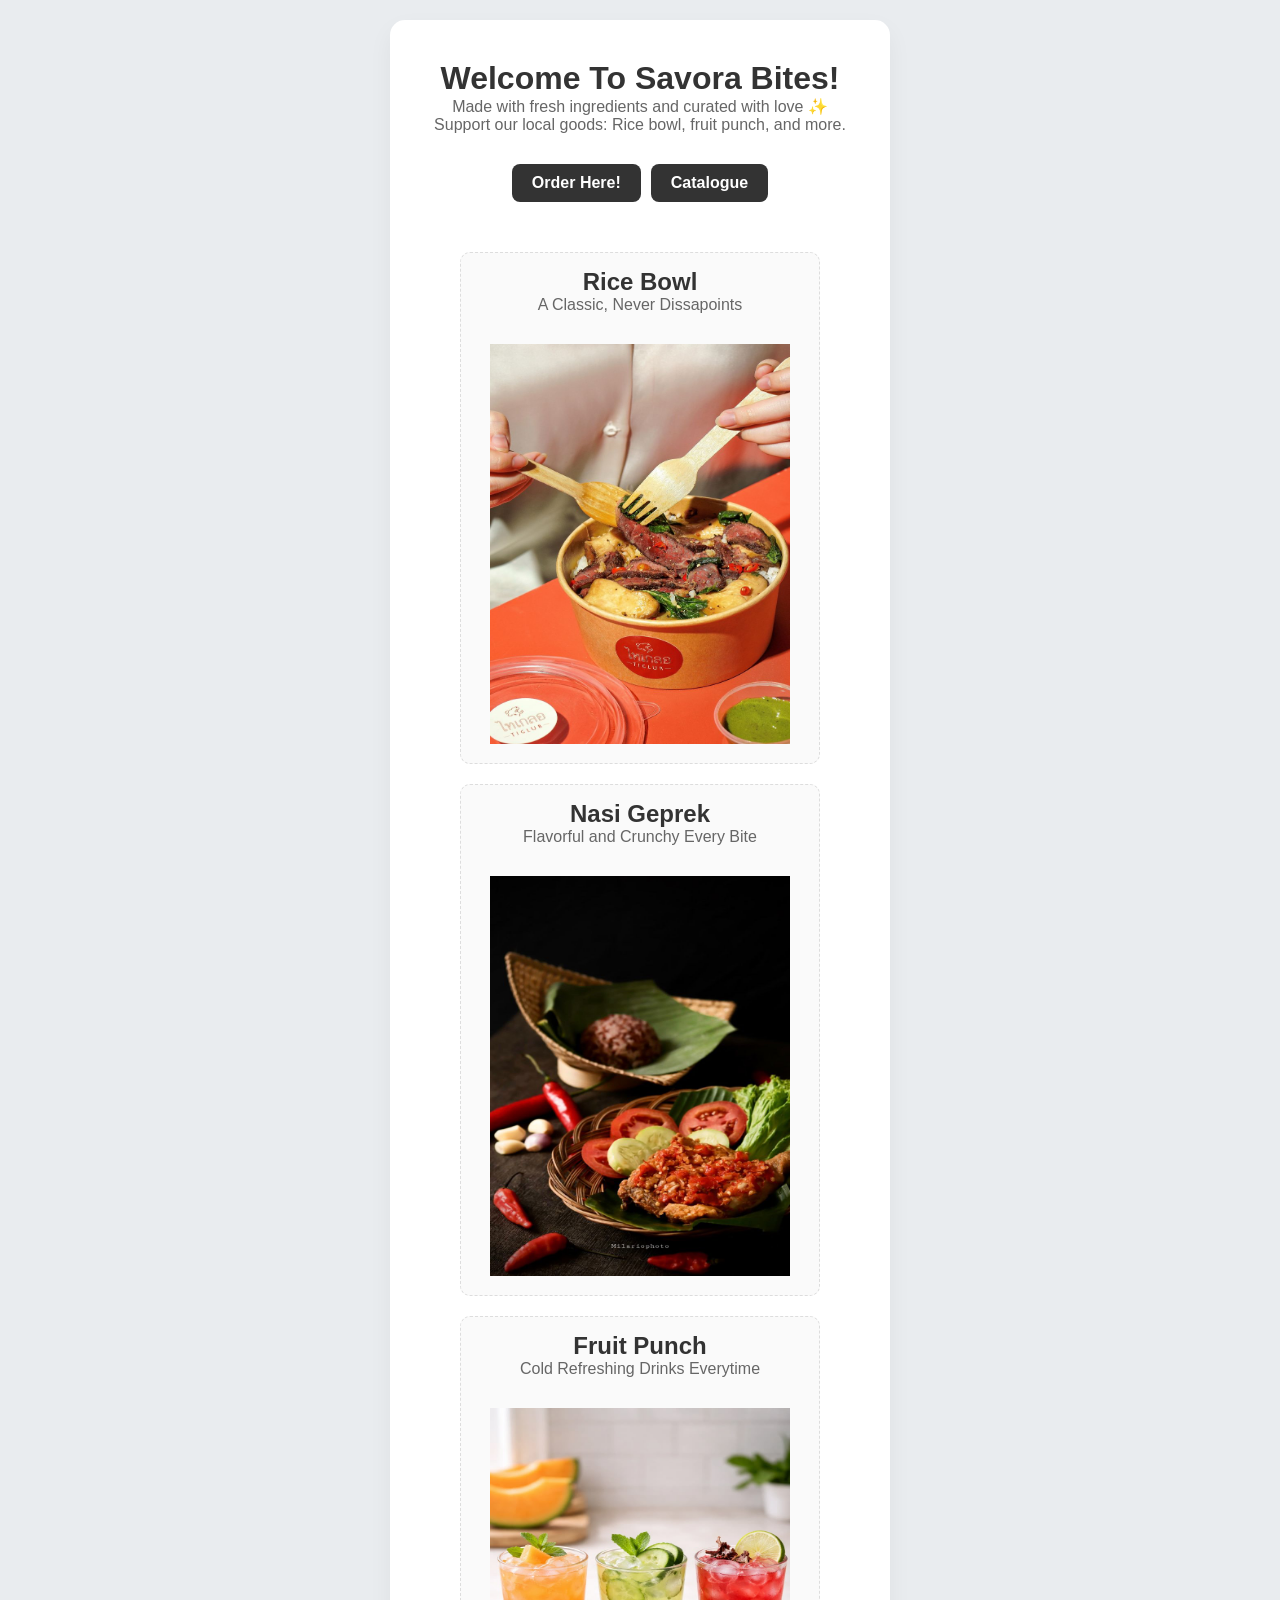
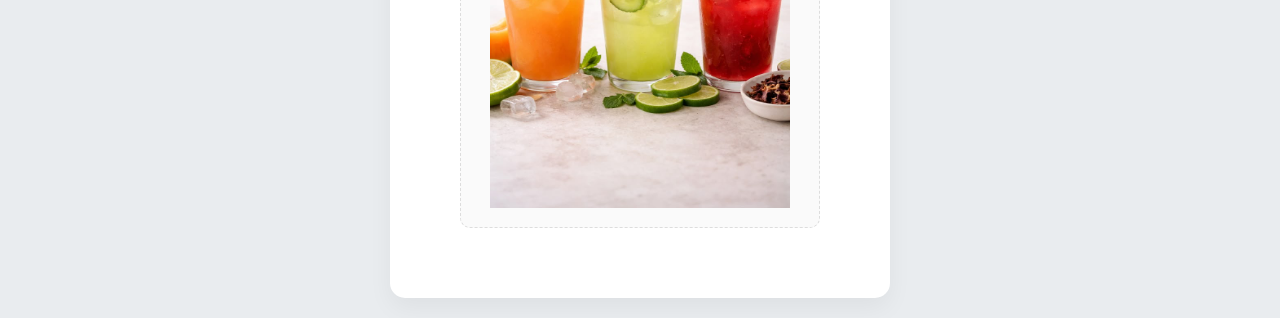
<file: index.html>
<!DOCTYPE html>
<html lang="en">
<head>
    <meta charset="UTF-8">
    <meta name="viewport" content="width=device-width, initial-scale=1.0">
    <title>Savora Bites</title>
    <link rel="stylesheet" href="style.css">
    <script src="script.js" defer></script>
</head>
<body>
<div id="home-section" class="section main-container">
    <div class="welcome-card">
        <h1>Welcome To Savora Bites!</h1>
        <p>Made with fresh ingredients and curated with love ✨<br> Support our local goods: Rice bowl, fruit punch, and more.</p>
        
        <div class="button-group">
            <a href="form/form.html" class="btn">Order Here!</a>
            <a href="about/gallery.html" class="btn">Catalogue</a>
        </div>

      <div class="content-box">
        
        <div class="media-wrapper">
        <h2>Rice Bowl</h2>
        <p>A Classic, Never Dissapoints</p>          
          <img
            height="400px" width="300px"
            src="asset/ricebowl.jpeg"
            alt="Rice Bowl"
            class="food1-img"
          >
        </div>

        <div class="media-wrapper">
        <h2>Nasi Geprek</h2>
        <p>Flavorful and Crunchy Every Bite</p>          
          <img
            height="400px" width="300px"
            src="asset/geprek.jpeg"
            alt="Ayam Geprek"
            class="food2-img"
          >
        </div>


        <div class="media-wrapper">
        <h2>Fruit Punch</h2>
        <p>Cold Refreshing Drinks Everytime</p>

          <img
            height="400px" width="300px"
            src="asset/drinks.jpeg"
            alt="Refreshing Drinks"
            class="drinks-img"
          >
        </div>
      </div>
    </div>
</div>
</body>
</html>
</file>
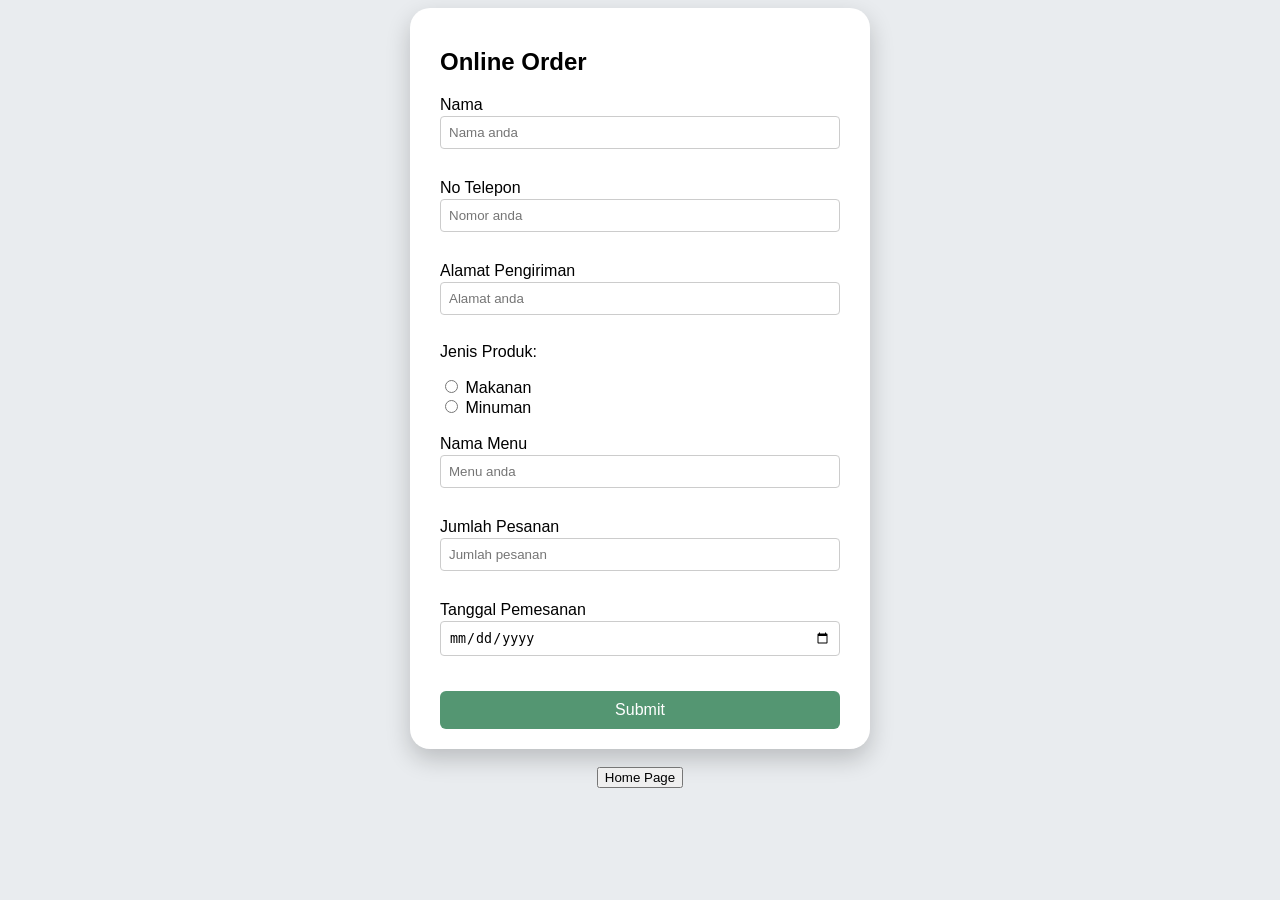
<file: form/form.html>
<!doctype html>
<html lang="en">
  <head>
    <meta charset="UTF-8" />
    <meta name="viewport" content="width=device-width, initial-scale=1.0" />
    <title>Pendaftaran Pemintan - JS DOM</title>
    <link rel="stylesheet" href="form.css">
  </head>
  <body>
    <center>
      <div class="container">
        <div class="header">
          <h2><b>Online Order</b></h2>
        </div>

        <form action="">

          <label for="namaOrg">Nama</label><br />
          <input
            type="text"
            placeholder="Nama anda"
            id="namaOrg"
          /><br /><br />

          <label for="noOrg">No Telepon</label><br />
          <input
            type="text"
            placeholder="Nomor anda"
            id="noOrg"
          /><br /><br />

          <label for="alamat">Alamat Pengiriman</label><br />
          <input
            type="text"
            placeholder="Alamat anda"
            id="alamat"
          >

          <p>Jenis Produk:</p>
          <input type="radio" name="jenisProduk" id="makanan" value="Makanan" />
          <label for="makanan">Makanan</label> <br />

          <input type="radio" name="jenisProduk" id="minuman" value="Minuman" />
          <label for="minuman">Minuman</label>
          <br /><br />

          <label for="menu">Nama Menu</label><br />
          <input
            type="text"
            placeholder="Menu anda"
            id="menu"

          ><br /><br />

          <label for="pesanan">Jumlah Pesanan</label><br />
          <input
            type="text"
            placeholder="Jumlah pesanan"
            id="pesanan"
          /><br /><br />

          <!-- input tanggal -->
          <label for="tglPesan">Tanggal Pemesanan</label><br />
          <input type="date" id="tglPesan" /><br /><br />

          <button type="submit" onclick="kirimData()">Submit</button>
        
        </form>
      </div>
    </center>
    <br>
    <center>
        <input type="button" value="Home Page" onclick="history.back()">
    </center>
        </div>

    <script src="form.js"></script>
  </body>
</html>
</file>
<file: style.css>
* {
    margin: 0;
    padding: 0;
    box-sizing: border-box;
}

body {
    font-family: 'Segoe UI', Arial, sans-serif;
    background-color: #e9ecef;
    color: #333;
    display: flex;
    justify-content: center;
    align-items: center;
    min-height: 100vh;
}

.section {
    display: block;
    width: 100%;
    padding: 20px;
}

.welcome-card {
    background-color: white;
    padding: 40px;
    border-radius: 15px;
    box-shadow: 0 10px 25px rgba(0,0,0,0.05);
    text-align: center;
    max-width: 500px;
    margin: 0 auto;
}


.welcome-card p {
    color: #666;
    margin-bottom: 30px;
}

.button-group {
    display: flex;
    justify-content: center;
    gap: 10px;
}

.btn {
    background-color: #333;
    color: white;
    padding: 10px 20px;
    border: none;
    border-radius: 8px;
    cursor: pointer;
    font-weight: bold;
    transition: 0.3s;
    text-decoration: none;
    display: inline-block;
}

.btn:hover {
    background-color: #555;
}

.content-box {
    background-color: white;
    padding: 30px;
    border-radius: 10px;
    max-width: 600px;
    margin: 0 auto;
    text-align: center;
}


.media-wrapper {
    margin-top: 20px;
    background: #fafafa;
    padding: 15px;
    border-radius: 10px;
    border: 1px dashed #ddd;
}
</file>
<file: form/form.css>
.container {
    font-family: 'Segoe UI', Arial, sans-serif;    
    width: 90%;
    max-width: 400px; 
    background-color: #fafafa;
    padding: 20px 30px; 
    border-radius: 20px;
    box-shadow: 0 10px 25px rgba(0,0,0,0.2);
    text-align: left;
    background-color: white;
}

body {
    background-color: #e9ecef;
}

.header h3 {
    margin-bottom: 15px; 
}

input[type="text"],
input[type="date"],
select,
textarea {
    width: 100%;
    padding: 8px;
    margin-top: 2px;
    margin-bottom: 12px; 
    border: 1px solid #ccc;
    border-radius: 4px;
    box-sizing: border-box;
}

.radio-item {
    margin-bottom: 5px; 
}

textarea {
    height: 60px; 
    min-height: 60px;
}

button {
    width: 100%;
    padding: 10px;
    background-color: #549672;
    color: white;
    border: none;
    border-radius: 6px;
    font-size: 16px;
    font-weight: 500;
    cursor: pointer;
    transition: all 0.3s ease;
    margin-top: 5px;
}
</file>
